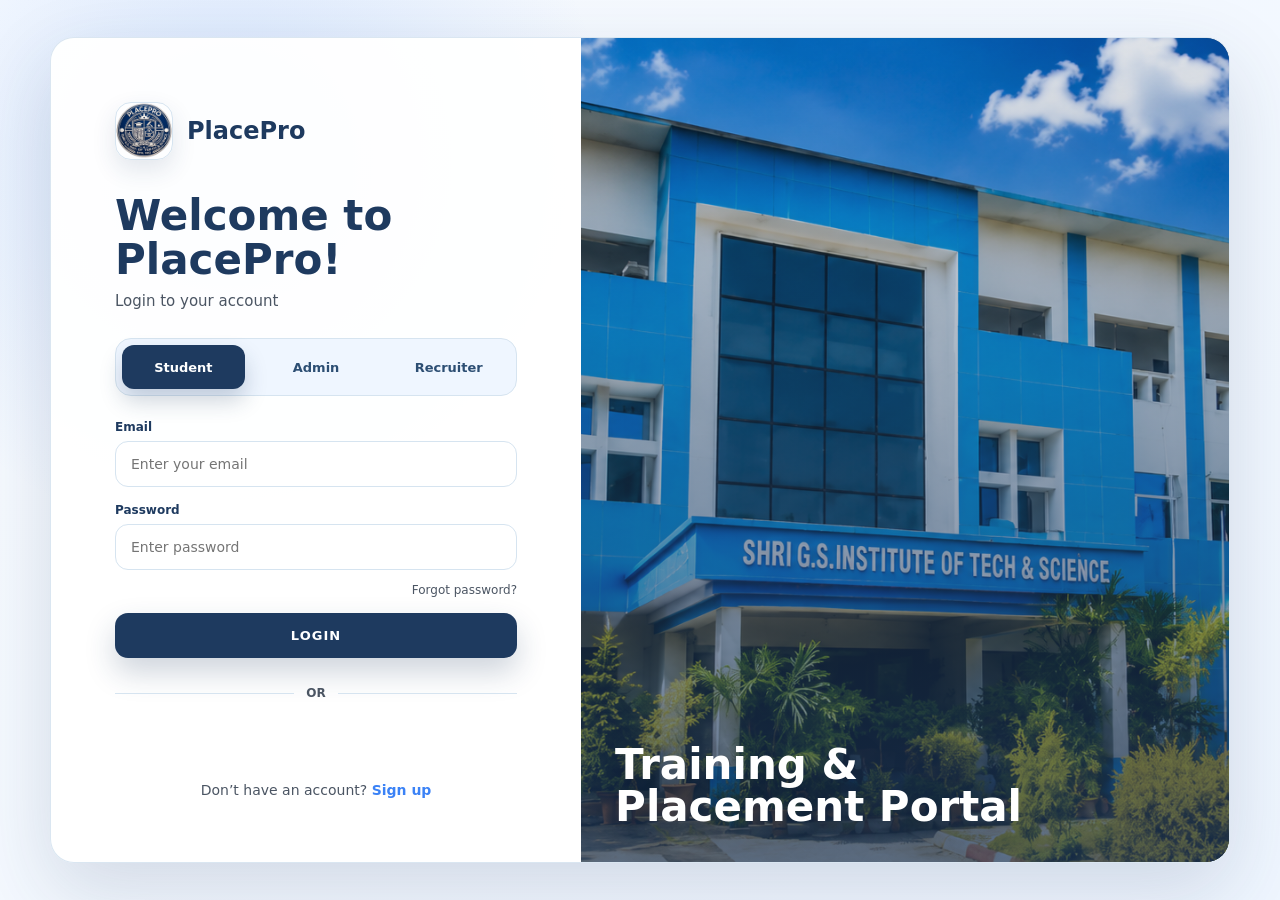
<file: frontend/index.html>
<!DOCTYPE html>
<html lang="en">
<head>
  <meta charset="UTF-8">
  <meta name="viewport" content="width=device-width, initial-scale=1.0">
  <meta http-equiv="refresh" content="0; url=pages/login.html">
  <title>PlacePro</title>
  <script>
    window.location.replace('pages/login.html');
  </script>
</head>
<body>
  <p>Redirecting to <a href="pages/login.html">PlacePro login</a>...</p>
</body>
</html>
</file>
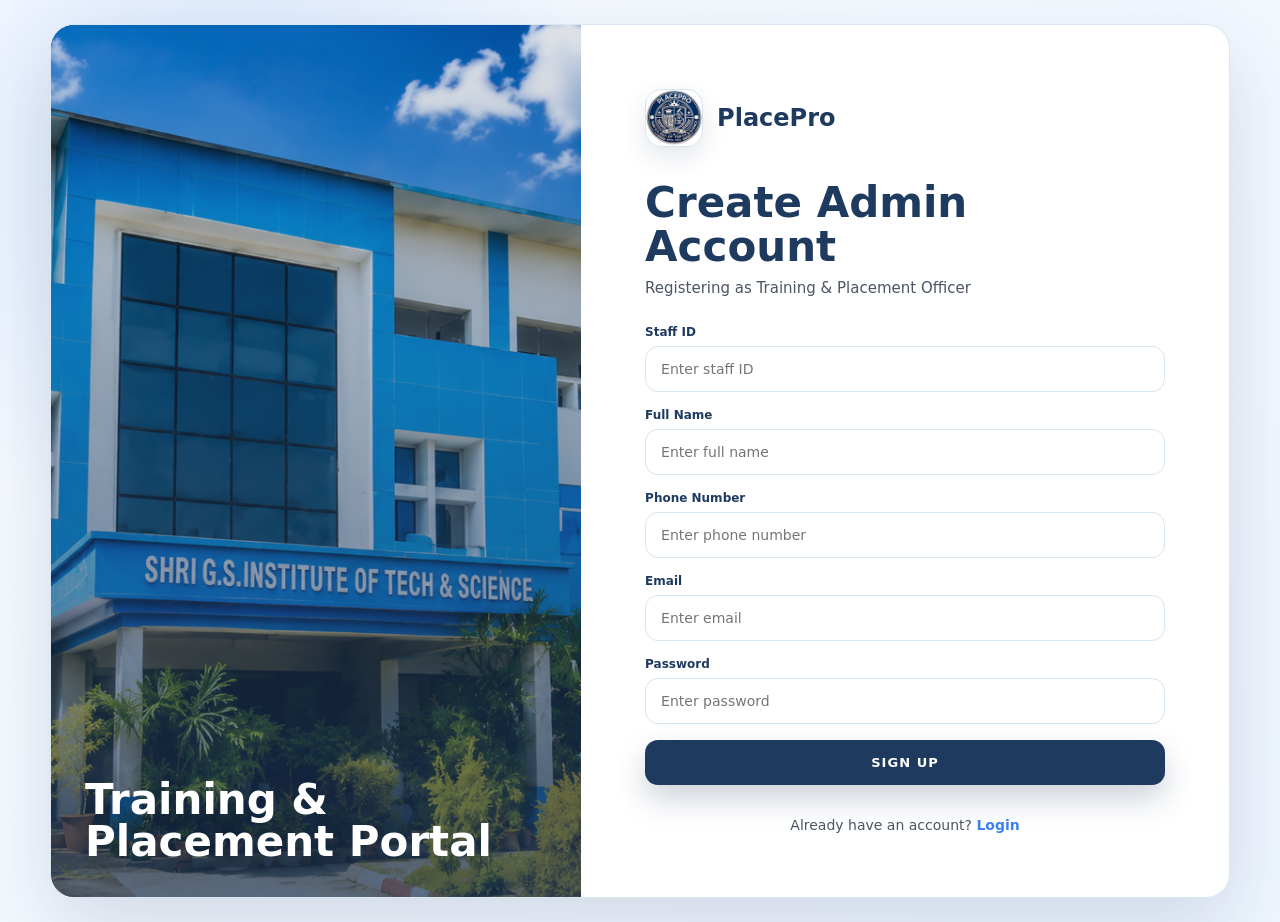
<file: frontend/pages/a_signup.html>
<!DOCTYPE html>
<html lang="en">
<head>
<meta name="viewport" content="width=device-width, initial-scale=1.0">
<link rel="icon" type="image/png" href="../images/PP_logo.png">
<title>PlacePro Admin Sign Up</title>
<link rel="stylesheet" href="../css/login.css">
<script src="../js/api.js"></script>
<script>
async function signupAdmin(){
const staffid = document.getElementById("staffid").value;
// These values come from the admin signup form.
const name = document.getElementById("name").value;
const phone = document.getElementById("phone").value.trim();
const email = document.getElementById("email").value;
const password = document.getElementById("password").value;
if(staffid=="" || name=="" || phone=="" || email=="" || password==""){
alert("Please fill all fields");
return;
}
if(!/^[0-9]{10}$/.test(phone)){
alert("Mobile number must contain exactly 10 digits without country code");
return;
}
try {
// Admin signup now uses the same backend registration API as login.
await placeProApi("/api/register", {
method: "POST",
body: JSON.stringify({
name: name,
email: email,
password: password,
// Role tells the backend which type of user is being created.
role: "ADMIN"
})
});
alert("Admin Successfully Signed Up");
window.location.href="login.html";
} catch (error) {
alert(error.message || "Signup failed");
}
}
</script>
</head>
<body>
<div class="wrapper">
    <div class="card">
        <!-- LEFT PANEL (SLIDER) -->
        <div class="right">
            <div class="slider">
                <img src="../images/img_1.png" class="slide active">
                <img src="../images/img_2.png" class="slide">
                <img src="../images/img_3.png" class="slide">
                <img src="../images/img_4.png" class="slide">
                <img src="../images/img_5.png" class="slide">
                <img src="../images/img_6.png" class="slide">
            </div> 
        </div>
        <!-- RIGHT PANEL (FORM) -->
        <div class="left">
            <div class="logo-row">
                <img src="../images/PP_logo.png">
                <span>PlacePro</span>
            </div>
            <h2>Create Admin Account</h2>
            <p class="sub">Registering as Training & Placement Officer</p>
            <form onsubmit="event.preventDefault(); signupAdmin();">
                <label>Staff ID</label>
                <input type="text" id="staffid" placeholder="Enter staff ID">
                <label>Full Name</label>
                <input type="text" id="name" placeholder="Enter full name">
                <label>Phone Number</label>
                <input type="tel" id="phone" placeholder="Enter phone number">
                <label>Email</label>
                <input type="email" id="email" placeholder="Enter email">
                <label>Password</label>
                <input type="password" id="password" placeholder="Enter password">
                <button class="primary-btn" type="submit">Sign Up</button>
                <p class="bottom-text">
                    Already have an account? 
                    <span onclick="window.location.href='login.html'">Login</span>
                </p>
            </form>
        </div>
    </div>
</div>
<!-- SLIDER SCRIPT -->
<script>
document.addEventListener("DOMContentLoaded", function () {
    const phoneInput = document.getElementById("phone");
    if (phoneInput) phoneInput.addEventListener("input", () => phoneInput.value = phoneInput.value.replace(/\D/g, "").slice(0, 10));
    const slides = document.querySelectorAll(".slide");
    let index = 0;
    function showNextSlide() {
        slides[index].classList.remove("active");
        index = (index + 1) % slides.length;
        slides[index].classList.add("active");
    }
    setInterval(showNextSlide, 4500);
});
</script>
</body>
</html>
</file>
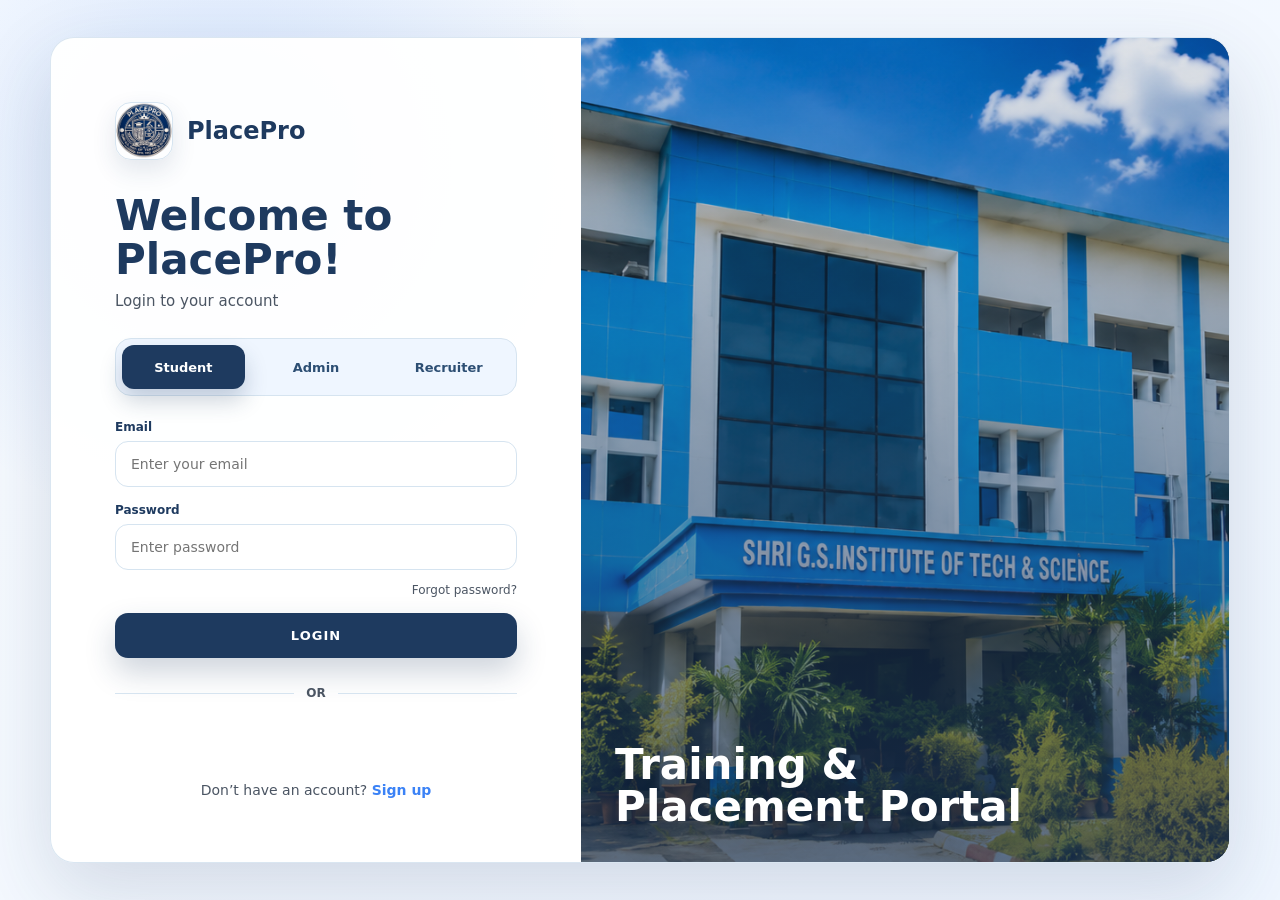
<file: frontend/pages/login.html>
<!DOCTYPE html>
<html lang="en">
<head>
<meta name="viewport" content="width=device-width, initial-scale=1.0">
<link rel="icon" type="image/png" href="../images/PP_logo.png">
<title>PlacePro Login</title>
<link rel="stylesheet" href="../css/login.css">
<!-- Google Script -->
<script src="https://accounts.google.com/gsi/client" async defer></script>
<script src="../js/api.js"></script>
<script>
// Route each user type to its dashboard after login succeeds.
function redirectByRole(role) {
    const redirected = window.redirectToDashboardByRole
        ? window.redirectToDashboardByRole(role)
        : false;

    if (!redirected) {
        alert("Unable to identify your dashboard. Please log in again.");
        if (window.clearPlaceProSession) {
            window.clearPlaceProSession();
        }
    }
}
// Build one consistent session object for the whole frontend.
function buildSession(payload) {
    const normalizedRole = String(payload.role || "Student").toLowerCase();
    return {
        // Backend user id from the users table.
        id: payload.id || null,
        // Student id is used later to load /api/students/{id}.
        studentId: payload.studentId || null,
        // Use name from backend if available, otherwise fallback to email prefix.
        name: payload.name || (payload.email ? payload.email.split("@")[0] : "User"),
        email: payload.email || "",
        role: normalizedRole === "student" ? "Student" : normalizedRole === "admin" ? "Admin" : normalizedRole === "recruiter" ? "Recruiter" : "Student",
        photo: payload.photo || ""
    };
}
// ✅ GOOGLE LOGIN HANDLER
function handleCredentialResponse(response) {
    const data = parseJwt(response.credential);
    const role = document.getElementById("selectedRole").value;
    // Google login still creates a frontend session directly.
    const session = buildSession({
        name: data.name,
        email: data.email,
        role: role,
        photo: data.picture || ""
    });
    if (window.setPlaceProSession) {
        window.setPlaceProSession(session);
    } else {
        localStorage.setItem("loggedInUser", session.name);
        localStorage.setItem("placeProSession", JSON.stringify(session));
    }
    redirectByRole(role);
}
// ✅ JWT PARSER
function parseJwt(token) {
    var base64Url = token.split('.')[1];
    var base64 = base64Url.replace(/-/g, '+').replace(/_/g, '/');
    var jsonPayload = decodeURIComponent(atob(base64).split('').map(function(c) {
        return '%' + ('00' + c.charCodeAt(0).toString(16)).slice(-2);
    }).join(''));
    return JSON.parse(jsonPayload);
}
// ✅ ROLE SWITCH
function setRole(button, roleName) {
    document.querySelectorAll('.role').forEach(btn => {
        btn.classList.remove('active');
    });
    button.classList.add('active');
    document.getElementById("selectedRole").value = roleName;
}
// ✅ NORMAL LOGIN
async function normalLogin() {
    // Read values entered in the login form.
    const email = document.getElementById("email").value;
    const password = document.getElementById("password").value;
    const role = document.getElementById("selectedRole").value;
    if (!email) {
        alert("Please enter email");
        return;
    }
    if (!password) {
        alert("Please enter password");
        return;
    }
    try {
        if (window.clearPlaceProSession) {
            window.clearPlaceProSession();
        }
        // Real login call to the backend instead of the previous local-only redirect.
        const payload = await placeProApi("/api/login", {
            method: "POST",
            // Send the same field names the Spring Boot LoginRequest expects.
            body: JSON.stringify({ email, password, role })
        });
        // Save backend response in localStorage so other pages know who is logged in.
        const session = buildSession(payload);
        if (window.setPlaceProSession) {
            window.setPlaceProSession(session);
        } else {
            localStorage.setItem("loggedInUser", session.name);
            localStorage.setItem("placeProSession", JSON.stringify(session));
        }
        redirectByRole(session.role);
    } catch (error) {
        alert(error.message || "Login failed");
    }
}
// ✅ SIGNUP REDIRECT
function goToSignup() {
    const role = document.getElementById("selectedRole").value;
    if (role === "Student") {
        window.location.href = "s_signup.html";
    } 
    else if (role === "Admin") {
        window.location.href = "a_signup.html";
    } 
    else if (role === "Recruiter") {
        window.location.href = "r_signup.html";
    }
}
    document.addEventListener("DOMContentLoaded", function () {
        const existingSession = window.getPlaceProSession ? window.getPlaceProSession() : null;
        if (existingSession && existingSession.role) {
            redirectByRole(existingSession.role);
            return;
        }

        const slides = document.querySelectorAll(".slide");
        let index = 0; 
        if (slides.length === 0) return; // safety check
        function showNextSlide() {
            slides[index].classList.remove("active");
            index = (index + 1) % slides.length;    
            slides[index].classList.add("active");
        }    
        // start auto sliding every 4.5 seconds
        setInterval(showNextSlide, 4500);

        const passwordInput = document.getElementById("password");
        if (passwordInput) {
            passwordInput.addEventListener("keydown", function (event) {
                if (event.key === "Enter") {
                    normalLogin();
                }
            });
        }
        });
</script>
</head>
<body>
<div class="wrapper">
    <div class="card">
        <!-- LEFT SIDE -->
        <div class="left">
            <div class="logo-row">
                <img src="../images/PP_logo.png">
                <span>PlacePro</span>
            </div>
            <h2>Welcome to PlacePro!</h2>
            <p class="sub">Login to your account</p>
            <!-- ROLES -->
            <div class="roles">
                <button class="role active" onclick="setRole(this,'Student')">Student</button>
                <button class="role" onclick="setRole(this,'Admin')">Admin</button>
                <button class="role" onclick="setRole(this,'Recruiter')">Recruiter</button>
            </div>
            <input type="hidden" id="selectedRole" value="Student">
            <label>Email</label>
            <input type="email" id="email" placeholder="Enter your email">
            <label>Password</label>
            <input type="password" id="password" placeholder="Enter password">
            <p class="forgot">Forgot password?</p>
            <button class="primary-btn" onclick="normalLogin()">Login</button>
            <!-- GOOGLE LOGIN -->
            <div class="divider">OR</div>
            <div class="google-wrapper">
                <div id="g_id_onload"
                    data-client_id="122497116018-oilku65h22hita86ed76kk4nqecddfg2.apps.googleusercontent.com"
                    data-context="signin"
                    data-ux_mode="popup"
                    data-callback="handleCredentialResponse"
                    data-auto_prompt="false">
                </div>
                <div class="g_id_signin"
                    data-type="standard"
                    data-shape="pill"
                    data-theme="outline"
                    data-text="continue_with"
                    data-size="large">
                </div>
            </div>
            <p class="bottom-text">
                Don’t have an account? <span onclick="goToSignup()">Sign up</span>
            </p>
        </div>
        <!-- RIGHT SIDE -->
        <div class="right">
            <div class="slider">
                <img src="../images/img_1.png" class="slide active">
                <img src="../images/img_2.png" class="slide">
                <img src="../images/img_3.png" class="slide">
                <img src="../images/img_4.png" class="slide">
                <img src="../images/img_5.png" class="slide">
                <img src="../images/img_6.png" class="slide">
            </div>    
        </div>
        </div>
    </div>
</div>
</body>
</html>
</file>
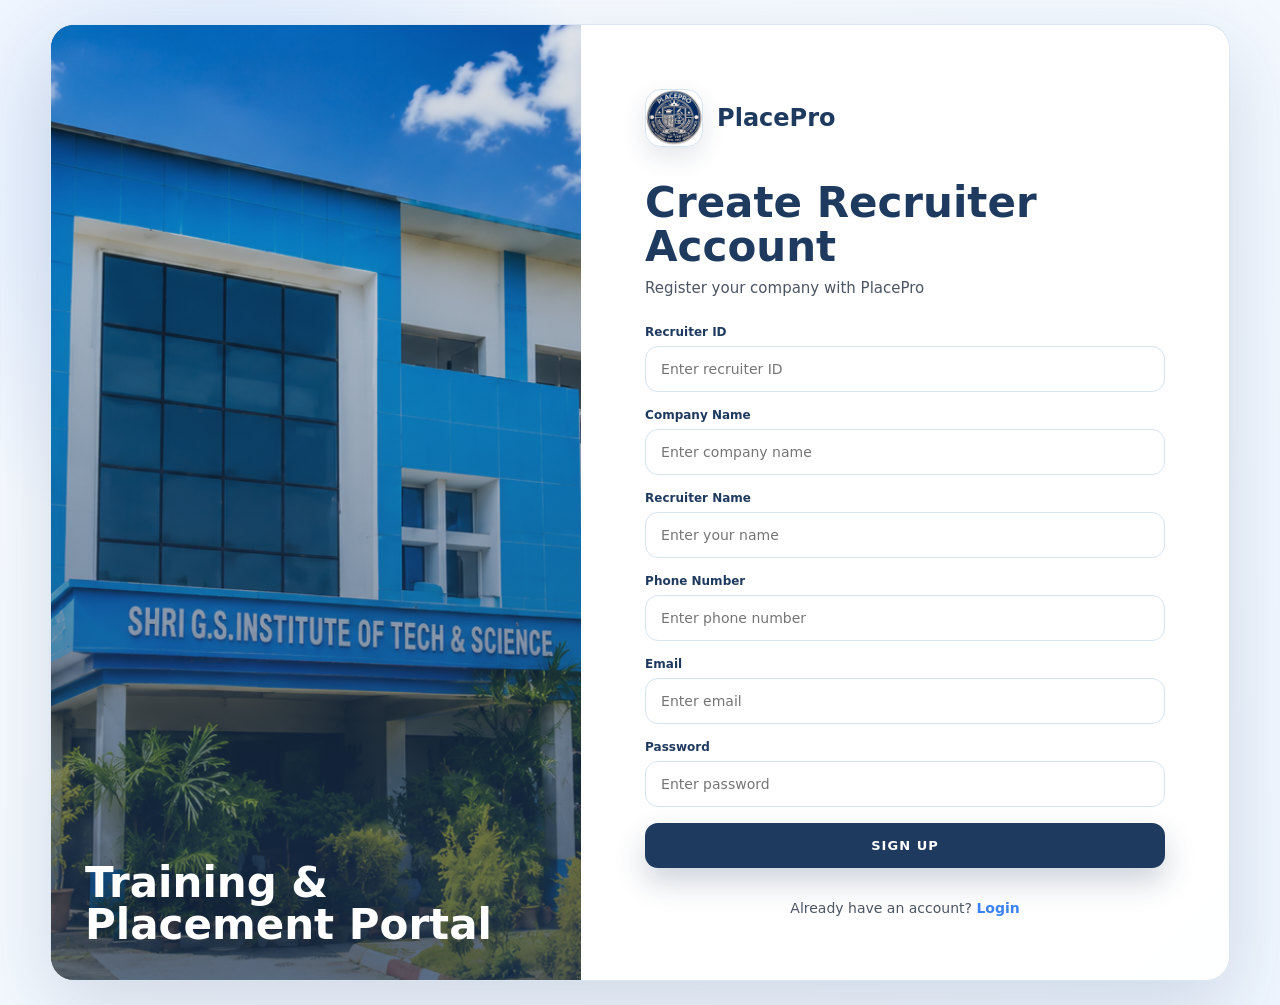
<file: frontend/pages/r_signup.html>
<!DOCTYPE html>
<html lang="en">
<head>
<meta name="viewport" content="width=device-width, initial-scale=1.0">
<link rel="icon" type="image/png" href="../images/PP_logo.png">
<title>PlacePro Recruiter Sign Up</title>
<link rel="stylesheet" href="../css/login.css">
<script src="../js/api.js"></script>
<script>
async function signupRecruiter(){
// These values come from the recruiter signup form.
const recruiterid = document.getElementById("recruiterid").value;
const company = document.getElementById("company").value;
const name = document.getElementById("name").value;
const phone = document.getElementById("phone").value.trim();
const email = document.getElementById("email").value;
const password = document.getElementById("password").value;
if(recruiterid=="" || company=="" || name=="" || phone=="" || email=="" || password==""){
alert("Please fill all fields");
return;
}
if(!/^[0-9]{10}$/.test(phone)){
alert("Mobile number must contain exactly 10 digits without country code");
return;
}
try {
// Recruiter signup now saves a real backend user account.
await placeProApi("/api/register", {
method: "POST",
body: JSON.stringify({
// Recruiter id and company are currently kept only in the form flow.
// The backend user table currently stores the common user fields below.
name: name,
email: email,
password: password,
role: "RECRUITER"
})
});
alert("Recruiter Successfully Signed Up");
window.location.href="login.html";
} catch (error) {
alert(error.message || "Signup failed");
}
}
</script>
</head>
<body>
<div class="wrapper">
    <div class="card">
        <!-- LEFT PANEL (SLIDER) -->
        <div class="right">
            <div class="slider">
                <img src="../images/img_1.png" class="slide active">
                <img src="../images/img_2.png" class="slide">
                <img src="../images/img_3.png" class="slide">
                <img src="../images/img_4.png" class="slide">
                <img src="../images/img_5.png" class="slide">
                <img src="../images/img_6.png" class="slide">
            </div> 
        </div>
        <!-- RIGHT PANEL (FORM) -->
        <div class="left">
            <div class="logo-row">
                <img src="../images/PP_logo.png">
                <span>PlacePro</span>
            </div>
            <h2>Create Recruiter Account</h2>
            <p class="sub">Register your company with PlacePro</p>
            <form onsubmit="event.preventDefault(); signupRecruiter();">
                <label>Recruiter ID</label>
                <input type="text" id="recruiterid" placeholder="Enter recruiter ID">
                <label>Company Name</label>
                <input type="text" id="company" placeholder="Enter company name">
                <label>Recruiter Name</label>
                <input type="text" id="name" placeholder="Enter your name">
                <label>Phone Number</label>
                <input type="tel" id="phone" placeholder="Enter phone number">
                <label>Email</label>
                <input type="email" id="email" placeholder="Enter email">
                <label>Password</label>
                <input type="password" id="password" placeholder="Enter password">
                <button class="primary-btn" type="submit">Sign Up</button>
                <p class="bottom-text">
                    Already have an account? 
                    <span onclick="window.location.href='login.html'">Login</span>
                </p>
            </form>
        </div>
    </div>
</div>
<!-- SLIDER SCRIPT -->
<script>
document.addEventListener("DOMContentLoaded", function () {
    const phoneInput = document.getElementById("phone");
    if (phoneInput) phoneInput.addEventListener("input", () => phoneInput.value = phoneInput.value.replace(/\D/g, "").slice(0, 10));
    const slides = document.querySelectorAll(".slide");
    let index = 0;
    function showNextSlide() {
        slides[index].classList.remove("active");
        index = (index + 1) % slides.length;
        slides[index].classList.add("active");
    }
    setInterval(showNextSlide, 4500);
});
</script>
</body>
</html>
</file>
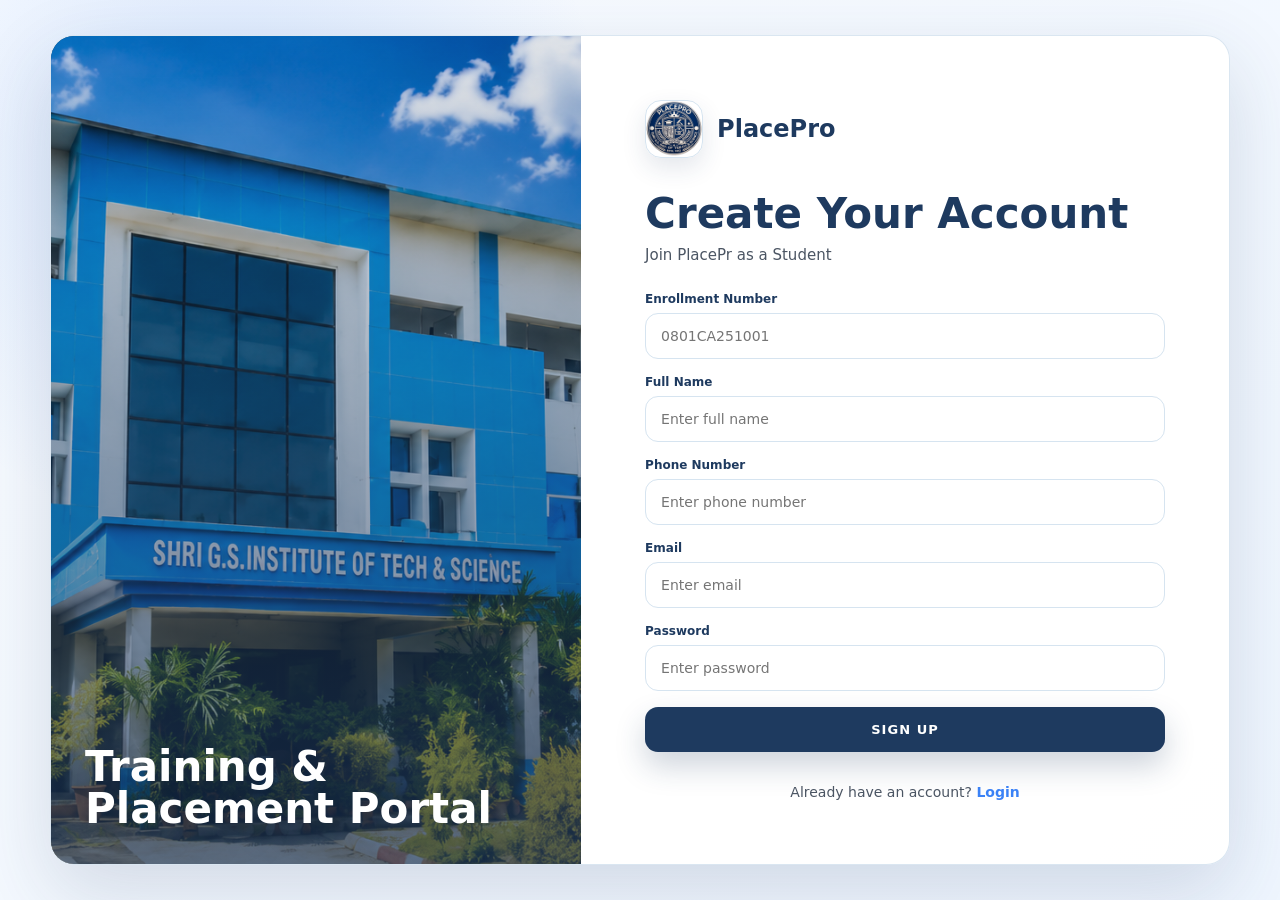
<file: frontend/pages/s_signup.html>
<!DOCTYPE html>
<html lang="en">
<head>
<meta name="viewport" content="width=device-width, initial-scale=1.0">
<link rel="icon" type="image/png" href="../images/PP_logo.png">
<title>PlacePro Student Sign Up</title>
<link rel="stylesheet" href="../css/login.css">
<script src="../js/api.js"></script>
<script>
const ENROLLMENT_PATTERN = /^0801(CA|IT|CS|CV)2510[0-9]{2}$/;
const ENROLLMENT_MESSAGE = "Enrollment number must follow format: 0801XX2510XX, for example 0801CA251001";

async function signupStudent() {

  // Read all input values from the signup form.
  const enroll = document.getElementById("enroll").value.trim().toUpperCase();
  const name = document.getElementById("name").value;
  const phone = document.getElementById("phone").value.trim();
  const email = document.getElementById("email").value;
  const password = document.getElementById("password").value;

  if(enroll=="" || name=="" || phone=="" || email=="" || password==""){
    alert("Please fill all fields");
    return;
  }
  if(!ENROLLMENT_PATTERN.test(enroll)){
    alert(ENROLLMENT_MESSAGE);
    return;
  }
  if(!/^[0-9]{10}$/.test(phone)){
    alert("Mobile number must contain exactly 10 digits without country code");
    return;
  }

  try {
    // Only create the login account during signup.
    // The detailed student profile can be completed later from the student portal.
    await placeProApi("/api/register", {
      method: "POST",
      body: JSON.stringify({
        // These keys match the backend User model.
        name: name,
        email: email,
        password: password,
        role: "STUDENT"
      })
    });

    alert("Signup Successful ✅");
    window.location.href = "login.html";

  } catch (error) {
    console.error(error);
    alert(error.message || "Server not connected ❌");
  }
}
</script>
</head>
<body>
<div class="wrapper">
    <div class="card">
        <!-- LEFT PANEL (SLIDER - FROM LOGIN RIGHT) -->
        <div class="right">
            <div class="slider">
                <img src="../images/img_1.png" class="slide active">
                <img src="../images/img_2.png" class="slide">
                <img src="../images/img_3.png" class="slide">
                <img src="../images/img_4.png" class="slide">
                <img src="../images/img_5.png" class="slide">
                <img src="../images/img_6.png" class="slide">
            </div>  
        </div>
        <!-- RIGHT PANEL (FORM - FROM LOGIN LEFT) -->
        <div class="left">
            <div class="logo-row">
                <img src="../images/PP_logo.png">
                <span>PlacePro</span>
            </div>
            <h2>Create Your Account</h2>
            <p class="sub">Join PlacePr as a Student</p>
            <form onsubmit="event.preventDefault(); signupStudent();">
                <label>Enrollment Number</label>
                <input type="text" id="enroll" placeholder="0801CA251001" maxlength="12" pattern="0801(CA|IT|CS|CV)2510[0-9]{2}" autocomplete="off">
                <label>Full Name</label>
                <input type="text" id="name" placeholder="Enter full name">
                <label>Phone Number</label>
                <input type="tel" id="phone" placeholder="Enter phone number">
                <label>Email</label>
                <input type="email" id="email" placeholder="Enter email">
                <label>Password</label>
                <input type="password" id="password" placeholder="Enter password">
                <button class="primary-btn" type="submit">Sign Up</button>
                <p class="bottom-text">
                    Already have an account? 
                    <span onclick="window.location.href='login.html'">Login</span>
                </p>
            </form>
        </div>
    </div>
</div>
<!-- SLIDER SCRIPT -->
<script>
document.addEventListener("DOMContentLoaded", function () {
    const enrollInput = document.getElementById("enroll");
    const phoneInput = document.getElementById("phone");
    if (enrollInput) enrollInput.addEventListener("input", () => {
        enrollInput.value = enrollInput.value.toUpperCase().replace(/[^0-9A-Z]/g, "").slice(0, 12);
    });
    if (phoneInput) phoneInput.addEventListener("input", () => phoneInput.value = phoneInput.value.replace(/\D/g, "").slice(0, 10));
    const slides = document.querySelectorAll(".slide");
    let index = 0;
    function showNextSlide() {
        slides[index].classList.remove("active");
        index = (index + 1) % slides.length;
        slides[index].classList.add("active");
    }
    setInterval(showNextSlide, 4500); // smoother timing
});
</script>
</body>
</html>
</file>
<file: frontend/css/login.css>
:root {
    --pp-primary: #1E3A5F;
    --pp-secondary: #2C4E73;
    --pp-accent: #3B82F6;
    --pp-light: #EFF6FF;
    --pp-white: #FFFFFF;
    --pp-text: #1F2937;
    --pp-muted: #4B5563;
    --pp-border: #D6E4F0;
}

* {
    margin: 0;
    padding: 0;
    box-sizing: border-box;
    font-family: Inter, "Segoe UI", system-ui, -apple-system, sans-serif;
}

body {
    min-height: 100vh;
    background:
        radial-gradient(circle at 18% 18%, rgba(59, 130, 246, 0.18), transparent 24rem),
        linear-gradient(135deg, #f8fbff 0%, var(--pp-light) 100%);
    display: flex;
    justify-content: center;
    align-items: center;
    padding: 24px;
    color: var(--pp-text);
}

.wrapper {
    width: min(1180px, 100%);
}

.card {
    display: grid;
    grid-template-columns: minmax(340px, 0.9fr) minmax(420px, 1.1fr);
    min-height: 680px;
    background: rgba(255, 255, 255, 0.94);
    border: 1px solid rgba(214, 228, 240, 0.9);
    border-radius: 24px;
    overflow: hidden;
    box-shadow: 0 28px 80px rgba(30, 58, 95, 0.16);
}

.left {
    width: 100%;
    padding: clamp(28px, 5vw, 64px);
    display: flex;
    flex-direction: column;
    justify-content: center;
}

.logo-row {
    display: flex;
    align-items: center;
    gap: 14px;
    margin-bottom: 34px;
}

.logo-row img {
    width: 58px;
    height: 58px;
    object-fit: cover;
    border-radius: 16px;
    border: 1px solid var(--pp-border);
    box-shadow: 0 10px 24px rgba(30, 58, 95, 0.12);
}

.logo-row span {
    font-size: 24px;
    font-weight: 800;
    color: var(--pp-primary);
    letter-spacing: 0;
}

.left h2 {
    font-size: clamp(28px, 4vw, 42px);
    line-height: 1.05;
    margin-bottom: 10px;
    color: var(--pp-primary);
    letter-spacing: 0;
}

.sub {
    font-size: 15px;
    color: var(--pp-muted);
    margin-bottom: 28px;
}

.roles {
    display: grid;
    grid-template-columns: repeat(3, 1fr);
    gap: 10px;
    margin-bottom: 24px;
    padding: 6px;
    background: var(--pp-light);
    border: 1px solid var(--pp-border);
    border-radius: 16px;
}

.role {
    min-height: 44px;
    padding: 10px 12px;
    font-size: 13px;
    font-weight: 800;
    color: var(--pp-secondary);
    border-radius: 12px;
    border: 1px solid transparent;
    background: transparent;
    cursor: pointer;
}

.role.active {
    background: var(--pp-primary);
    color: var(--pp-white);
    box-shadow: 0 12px 22px rgba(30, 58, 95, 0.22);
}

.role:hover {
    transform: translateY(-1px);
    border-color: rgba(59, 130, 246, 0.35);
}

label {
    display: block;
    font-size: 12px;
    font-weight: 800;
    color: var(--pp-primary);
    margin-bottom: 7px;
}

input {
    width: 100%;
    padding: 14px 15px;
    font-size: 14px;
    color: var(--pp-text);
    border-radius: 13px;
    border: 1px solid var(--pp-border);
    margin: 0 0 16px;
    background: var(--pp-white);
    transition: border-color 0.2s ease, box-shadow 0.2s ease, transform 0.2s ease;
}

input:focus {
    outline: none;
    border-color: var(--pp-accent);
    box-shadow: 0 0 0 4px rgba(59, 130, 246, 0.14);
}

.forgot {
    font-size: 12px;
    color: var(--pp-muted);
    margin: -3px 0 16px;
    text-align: right;
}

.primary-btn {
    width: 100%;
    padding: 15px;
    font-size: 13px;
    font-weight: 900;
    letter-spacing: 0.08em;
    text-transform: uppercase;
    border-radius: 13px;
    border: none;
    background: var(--pp-primary);
    color: var(--pp-white);
    cursor: pointer;
    margin-bottom: 14px;
    box-shadow: 0 14px 30px rgba(30, 58, 95, 0.22);
    transition: transform 0.2s ease, background 0.2s ease, box-shadow 0.2s ease;
}

.primary-btn:hover {
    background: var(--pp-secondary);
    transform: translateY(-2px);
    box-shadow: 0 18px 38px rgba(30, 58, 95, 0.28);
}

.primary-btn:active {
    transform: translateY(0);
}

.google-wrapper {
    margin-top: 8px;
    display: flex;
    justify-content: center;
    min-height: 42px;
}

.g_id_signin {
    transform: scale(0.96);
}

.divider {
    display: flex;
    align-items: center;
    gap: 12px;
    text-align: center;
    margin: 14px 0;
    font-size: 12px;
    font-weight: 800;
    color: var(--pp-muted);
}

.divider::before,
.divider::after {
    content: "";
    height: 1px;
    flex: 1;
    background: var(--pp-border);
}

.bottom-text {
    font-size: 14px;
    margin-top: 18px;
    text-align: center;
    color: var(--pp-muted);
}

.bottom-text span {
    color: var(--pp-accent);
    font-weight: 800;
    cursor: pointer;
    position: relative;
}

.bottom-text span::after {
    content: "";
    position: absolute;
    left: 0;
    bottom: -3px;
    width: 0;
    height: 2px;
    background: var(--pp-accent);
    transition: width 0.25s ease;
}

.bottom-text span:hover::after {
    width: 100%;
}

.right {
    width: 100%;
    position: relative;
    overflow: hidden;
    background: var(--pp-primary);
    min-height: 100%;
}

.right::before {
    content: "Training & Placement Portal";
    position: absolute;
    left: 34px;
    bottom: 34px;
    z-index: 2;
    color: var(--pp-white);
    font-size: clamp(26px, 4vw, 42px);
    line-height: 1;
    font-weight: 900;
    max-width: 420px;
    text-shadow: 0 14px 40px rgba(0, 0, 0, 0.3);
}

.right::after {
    content: "";
    position: absolute;
    inset: 0;
    z-index: 1;
    background: linear-gradient(180deg, rgba(30, 58, 95, 0.14), rgba(30, 58, 95, 0.72));
}

.slider {
    position: absolute;
    inset: 0;
    z-index: 0;
}

.slide {
    position: absolute;
    width: 100%;
    height: 100%;
    object-fit: cover;
    opacity: 0;
    transform: scale(1.06);
    transition: opacity 1.4s ease-in-out, transform 5.5s ease;
}

.slide.active {
    opacity: 1;
    transform: scale(1);
}

@media (max-width: 980px) {
    body {
        align-items: flex-start;
    }

    .card {
        grid-template-columns: 1fr;
        min-height: auto;
    }

    .left {
        order: 1;
    }

    .right {
        order: 2;
        min-height: 280px;
    }
}

@media (max-width: 560px) {
    body {
        padding: 12px;
    }

    .left {
        padding: 26px 20px;
    }

    .roles {
        grid-template-columns: 1fr;
    }

    .card {
        border-radius: 18px;
    }
}
</file>
